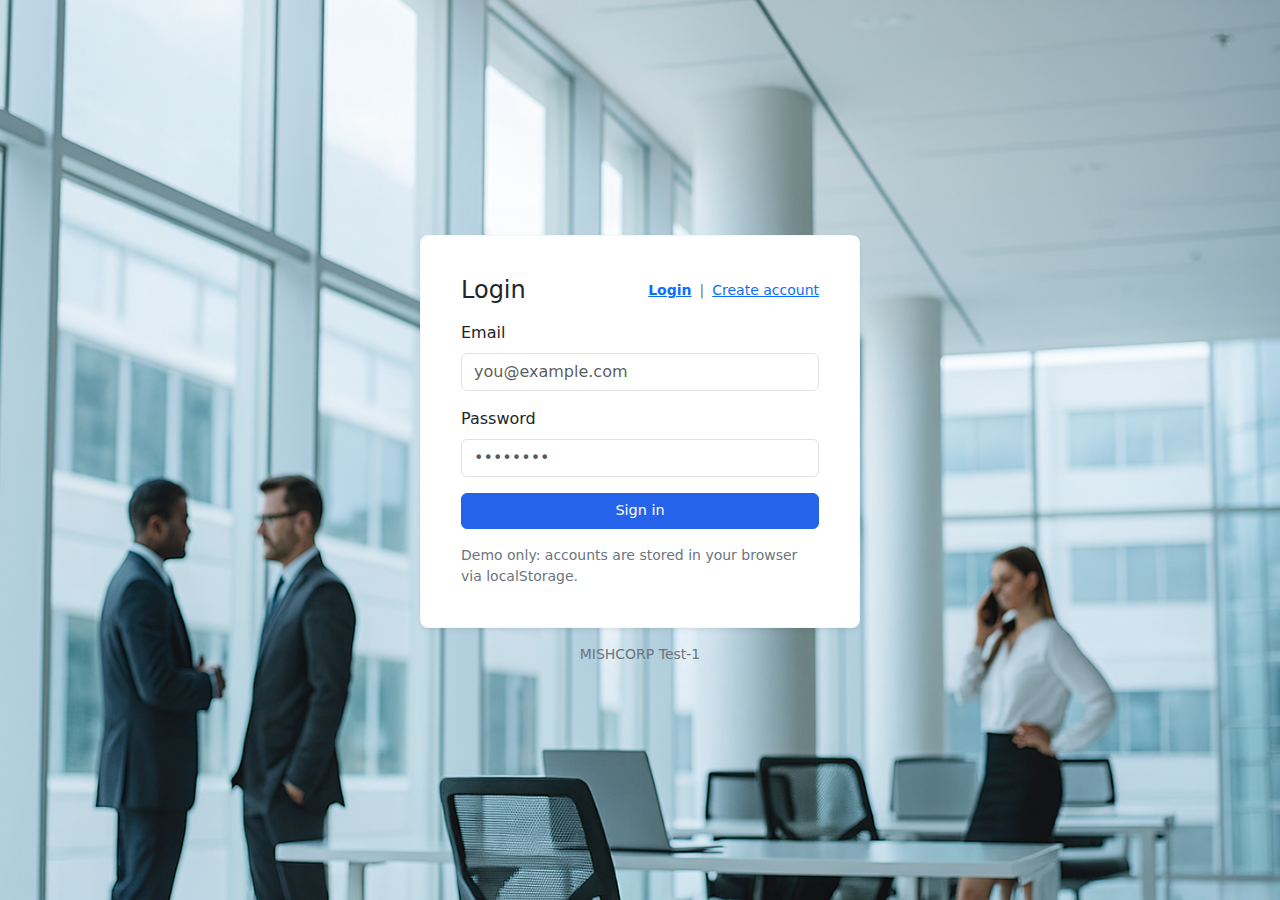
<file: index.html>
<!doctype html>
<html lang="en">
  <head>
    <meta charset="utf-8" />
    <meta name="viewport" content="width=device-width, initial-scale=1" />
    <title>Auth</title>

    <link
      href="https://cdn.jsdelivr.net/npm/bootstrap@5.3.3/dist/css/bootstrap.min.css"
      rel="stylesheet"
      integrity="sha384-QWTKZyjpPEjISv5WaRU9OFeRpok6YctnYmDr5pNlyT2bRjXh0JMhjY6hW+ALEwIH"
      crossorigin="anonymous"
    />
    <link rel="stylesheet" href="assets/css/styles.css" />
    <style>
      /* Ensure background loads when opening index.html directly (file://) */
      .auth-wrap {
        background-image: url('assets/images/bg.png');
        background-size: cover;
        background-position: center;
        background-repeat: no-repeat;
        min-height: 100vh;
        display: flex;
        align-items: center;
        justify-content: center;
      }
      /* add a subtle backdrop for the card */
      .card-body { background-color: rgba(255,255,255,0.95); }
    </style>
  </head>
  <body>
    <main class="auth-wrap bg-body-tertiary">
      <div class="container px-3">
        <div class="d-flex justify-content-center">
          <div class="auth-card">
            <div class="card shadow-sm">
              <div class="card-body p-4">
                <div class="d-flex align-items-center justify-content-between mb-3">
                  <h1 id="viewTitle" class="h4 mb-0">Login</h1>
                  <div class="d-flex gap-2">
                    <a class="small" href="#/login" data-nav="login">Login</a>
                    <span class="text-secondary small">|</span>
                    <a class="small" href="#/signup" data-nav="signup">Create account</a>
                  </div>
                </div>

                <section id="viewLogin" data-view="login">
                  <div id="loginAlert" class="mb-3"></div>

                  <form id="loginForm" novalidate>
                    <div class="mb-3">
                      <label for="loginEmail" class="form-label">Email</label>
                      <input
                        type="email"
                        class="form-control"
                        id="loginEmail"
                        autocomplete="email"
                        required
                        placeholder="you@example.com"
                      />
                    </div>

                    <div class="mb-3">
                      <label for="loginPassword" class="form-label">Password</label>
                      <input
                        type="password"
                        class="form-control"
                        id="loginPassword"
                        autocomplete="current-password"
                        required
                        placeholder="••••••••"
                      />
                    </div>

                    <button type="submit" class="btn btn-primary w-100">Sign in</button>

                    <p class="text-secondary small mb-0 mt-3">
                      Demo only: accounts are stored in your browser via localStorage.
                    </p>
                  </form>
                </section>

                <section id="viewSignup" data-view="signup" class="d-none">
                  <div id="signupAlert" class="mb-3"></div>

                  <form id="signupForm" novalidate>
                    <div class="mb-3">
                      <label for="signupName" class="form-label">Name</label>
                      <input
                        type="text"
                        class="form-control"
                        id="signupName"
                        autocomplete="name"
                        required
                        placeholder="Jane Doe"
                      />
                    </div>

                    <div class="mb-3">
                      <label for="signupEmail" class="form-label">Email</label>
                      <input
                        type="email"
                        class="form-control"
                        id="signupEmail"
                        autocomplete="email"
                        required
                        placeholder="you@example.com"
                      />
                    </div>

                    <div class="mb-3">
                      <label for="signupPassword" class="form-label">Password</label>
                      <input
                        type="password"
                        class="form-control"
                        id="signupPassword"
                        autocomplete="new-password"
                        required
                        placeholder="At least 8 characters"
                      />
                      <div class="form-text">Use 8+ characters.</div>
                    </div>

                    <div class="mb-3">
                      <label for="signupConfirm" class="form-label">Confirm password</label>
                      <input
                        type="password"
                        class="form-control"
                        id="signupConfirm"
                        autocomplete="new-password"
                        required
                        placeholder="Repeat password"
                      />
                    </div>

                    <button type="submit" class="btn btn-primary w-100">Create account</button>

                    <p class="text-secondary small mb-0 mt-3">
                      Demo only: accounts are stored in your browser via localStorage.
                    </p>
                  </form>
                </section>
              </div>
            </div>

            <p class="text-center text-secondary small mt-3 mb-0">MISHCORP Test-1</p>
          </div>
        </div>
      </div>
    </main>

    <script
      src="https://cdn.jsdelivr.net/npm/bootstrap@5.3.3/dist/js/bootstrap.bundle.min.js"
      integrity="sha384-YvpcrYf0tY3lHB60NNkmXc5s9fDVZLESaAA55NDzOxhy9GkcIdslK1eN7N6jIeHz"
      crossorigin="anonymous"
    ></script>
    <script src="assets/js/auth.js" defer></script>
  </body>
</html>
</file>
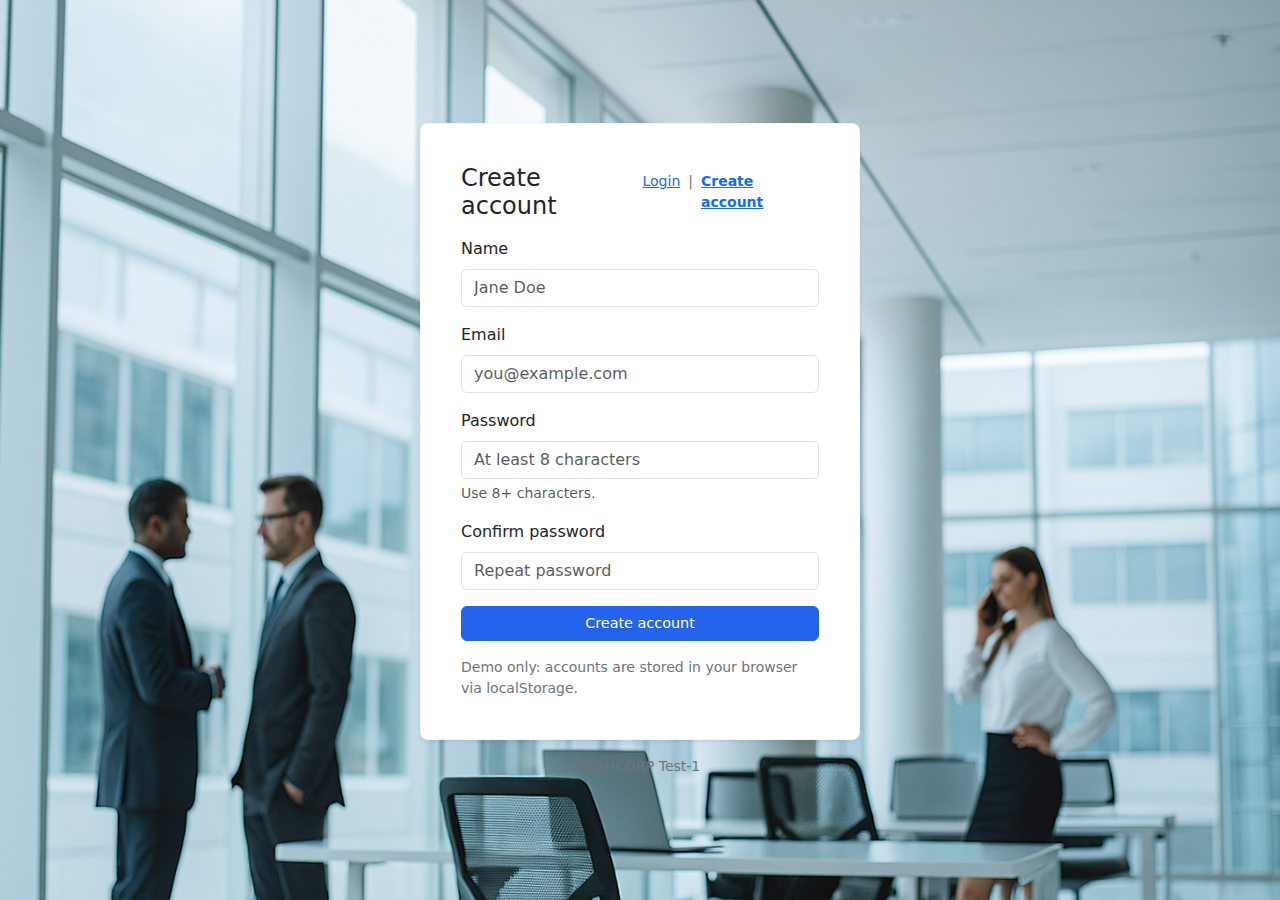
<file: signup.html>
<!doctype html>
<html lang="en">
  <head>
    <meta charset="utf-8" />
    <meta name="viewport" content="width=device-width, initial-scale=1" />
    <title>Redirecting…</title>
    <meta http-equiv="refresh" content="0; url=index.html#/signup" />
  </head>
  <body>
    <script>
      window.location.replace('index.html#/signup');
    </script>
  </body>
</html>
</file>
<file: assets/css/styles.css>
:root {
  color-scheme: light;
}

body {
  min-height: 100vh;
}

.auth-wrap {
  min-height: 100vh;
  display: flex;
  align-items: center;
  justify-content: center;
  background-image: url('/assets/images/bg.png');
  background-size: cover;
  background-position: center;
  background-repeat: no-repeat;
}

.auth-card {
  width: 100%;
  max-width: 440px;
}

/* Dashboard / post-login styles */
.topbar{
  height:64px;
  display:flex;
  align-items:center;
  justify-content:space-between;
  padding:0 16px;
  background:#ffffff;
  border-bottom:1px solid rgba(16,24,40,0.06);
  position:sticky;
  top:0;
  z-index:20;
}
.topbar .brand{display:flex;align-items:center;gap:10px;text-decoration:none;color:inherit}
.brand-logo{border-radius:6px}
.brand-name{font-weight:600;font-size:1.05rem}
.menu-toggle{display:none;background:transparent;border:0;font-size:20px;margin-right:8px}
.topbar-right{display:flex;align-items:center;gap:12px}
.brand-logo-img{width:36px;height:36px;object-fit:contain;border-radius:6px}
.profile{position:relative;display:flex;align-items:center;gap:8px}
.avatar{width:36px;height:36px;background:#E6EEF8;color:#0B5FFF;border-radius:50%;display:inline-grid;place-items:center;font-weight:600}
.profile-name{background:transparent;border:0;cursor:pointer;font-weight:600}
.dropdown{position:absolute;right:0;top:calc(100% + 8px);background:#fff;border:1px solid rgba(16,24,40,0.06);box-shadow:0 6px 18px rgba(15,23,42,0.06);list-style:none;padding:8px 0;margin:0;border-radius:8px;min-width:160px;display:none}
.dropdown li a{display:block;padding:8px 16px;text-decoration:none;color:#0f172a}
.dropdown li a:hover{background:rgba(15,23,42,0.04)}
.dropdown.show{display:block}

.layout{display:flex;min-height:calc(100vh - 64px)}
.sidebar{width:220px;padding:20px 12px;background:#FAFBFF;border-right:1px solid rgba(16,24,40,0.03);height:calc(100vh - 64px);overflow-y:auto;display:flex;flex-direction:column}
.nav ul{list-style:none;padding:0;margin:0;padding-top:8px}
.nav li{margin:6px 0}
.nav a{display:block;padding:10px 14px;border-radius:6px;color:#0f172a;text-decoration:none;transition:background-color .12s ease,color .12s ease}
.nav a:hover{background:#edf2ff;color:#1e3a8a}
.nav li.active a{background:#eef2ff;color:#1e3a8a;font-weight:600}
.sidebar-footer{margin-top:auto;padding-top:16px;border-top:1px solid rgba(148,163,184,0.4)}
.theme-toggle{width:100%;display:flex;align-items:center;gap:8px;border-radius:999px;border:1px solid rgba(148,163,184,0.7);background:#ffffff;color:#0f172a;font-size:.8rem;padding:6px 10px;cursor:pointer}
.theme-toggle-icon{font-size:.9rem}
.nav-section{margin-top:16px;margin-bottom:4px;font-size:.75rem;font-weight:600;text-transform:uppercase;color:#94a3b8;padding:0 4px}
.content{flex:1;padding:24px}
.lead{color:#475569}
.cards{display:grid;grid-template-columns:repeat(auto-fit,minmax(220px,1fr));gap:16px;margin-top:12px}
.card{background:#fff;border:1px solid rgba(15,23,42,0.04);padding:16px;border-radius:8px}

/* Highlight a table row for the current user */
.users-table tr.current-user{background:#eef2ff}

.view-header{display:flex;align-items:flex-start;justify-content:space-between;gap:16px;margin-bottom:16px}
.view-header h1{margin-bottom:4px}
.btn{display:inline-flex;align-items:center;justify-content:center;border-radius:6px;border:1px solid rgba(15,23,42,0.12);background:#ffffff;color:#0f172a;font-size:.9rem;padding:8px 14px;cursor:pointer;line-height:1.2}
.btn-primary{background:#2563eb;border-color:#2563eb;color:#fff}
.btn-primary:hover{background:#1d4ed8;border-color:#1d4ed8}
.btn:disabled{opacity:.6;cursor:default}

.card-table{padding:0;overflow:hidden}
.card-table table{width:100%;border-collapse:collapse;font-size:.9rem}
.card-table thead{background:#f1f5f9}
.card-table th,.card-table td{padding:10px 12px;border-bottom:1px solid #e2e8f0;text-align:left}
.card-table th{font-weight:600;color:#0f172a;font-size:.85rem}
.card-table tbody tr:nth-child(even){background:#f9fafb}
.card-table tbody tr:hover{background:#eef2ff}
.card-table .btn{font-size:.8rem;padding:4px 10px}

.modal-backdrop{position:fixed;inset:0;background:rgba(15,23,42,0.45);display:none;align-items:center;justify-content:center;z-index:40;padding:16px}
.modal-backdrop.show{display:flex}
.modal-dialog{max-width:420px;width:100%;background:#fff;border-radius:10px;box-shadow:0 20px 40px rgba(15,23,42,0.18);overflow:hidden}
.modal-header{display:flex;align-items:center;justify-content:space-between;padding:14px 18px;border-bottom:1px solid #e2e8f0}
.modal-header h2{font-size:1.1rem;margin:0}
.modal-close{border:0;background:transparent;font-size:20px;line-height:1;cursor:pointer}
.modal-body{padding:14px 18px}
.field-group{margin-bottom:10px;display:flex;flex-direction:column;gap:4px}
.field-group label{font-size:.85rem;font-weight:500}
.field-group input{border-radius:6px;border:1px solid #cbd5e1;padding:8px 10px;font-size:.9rem}
.field-group input:focus{outline:2px solid #2563eb;outline-offset:1px;border-color:#2563eb}
.field-group select{border-radius:6px;border:1px solid #cbd5e1;padding:8px 10px;font-size:.9rem;background:#fff}
.field-group select:focus{outline:2px solid #2563eb;outline-offset:1px;border-color:#2563eb}
.modal-footer{display:flex;justify-content:flex-end;gap:8px;margin-top:10px}

.profile-card{max-width:540px}
.profile-card-main{display:flex;align-items:center;gap:16px;margin-bottom:12px}
.profile-avatar{width:48px;height:48px;font-size:1.1rem}
.profile-details{display:grid;grid-template-columns:repeat(auto-fit,minmax(160px,1fr));gap:12px;margin:0}
.profile-details dt{font-size:.75rem;font-weight:600;text-transform:uppercase;color:#64748b}
.profile-details dd{margin:0;font-size:.9rem}
.profile-role{margin:4px 0 0;font-size:.85rem;color:#64748b}

/* Dark theme */
body.theme-dark{background:#020617;color:#e2e8f0}
body.theme-dark .topbar{background:#020617;border-bottom-color:rgba(15,23,42,0.8)}
body.theme-dark .brand-name{color:#e5e7eb}
body.theme-dark .sidebar{background:#020617;border-right-color:rgba(15,23,42,0.9)}
body.theme-dark .nav a{color:#e2e8f0}
body.theme-dark .nav a:hover{background:#0f172a;color:#e5e7eb}
body.theme-dark .nav li.active a{background:#1f2937;color:#ffffff}
body.theme-dark .nav-section{color:#64748b}
body.theme-dark .content{background:#020617;color:#e2e8f0}
body.theme-dark .card{background:#020617;border-color:#1e293b}
body.theme-dark .card-table thead{background:#0f172a}
body.theme-dark .card-table tbody tr:nth-child(even){background:#020617}
body.theme-dark .card-table tbody tr:hover{background:#111827}
body.theme-dark .btn{background:#020617;color:#e2e8f0;border-color:#475569}
body.theme-dark .btn-primary{background:#1d4ed8;border-color:#1d4ed8}
body.theme-dark .modal-dialog{background:#020617;color:#e2e8f0}
body.theme-dark .modal-header{border-bottom-color:#1e293b}
body.theme-dark .field-group input,body.theme-dark .field-group select{background:#020617;border-color:#1e293b;color:#e2e8f0}
body.theme-dark .theme-toggle{background:#020617;color:#e2e8f0;border-color:#475569}


@media (max-width: 880px){
  .menu-toggle{display:block}
  .sidebar{position:fixed;left:-280px;top:64px;bottom:0;width:260px;transition:left .22s ease;padding-top:18px;z-index:30}
  .sidebar.show{left:0}
  .layout{padding-left:0}
}
</file>
